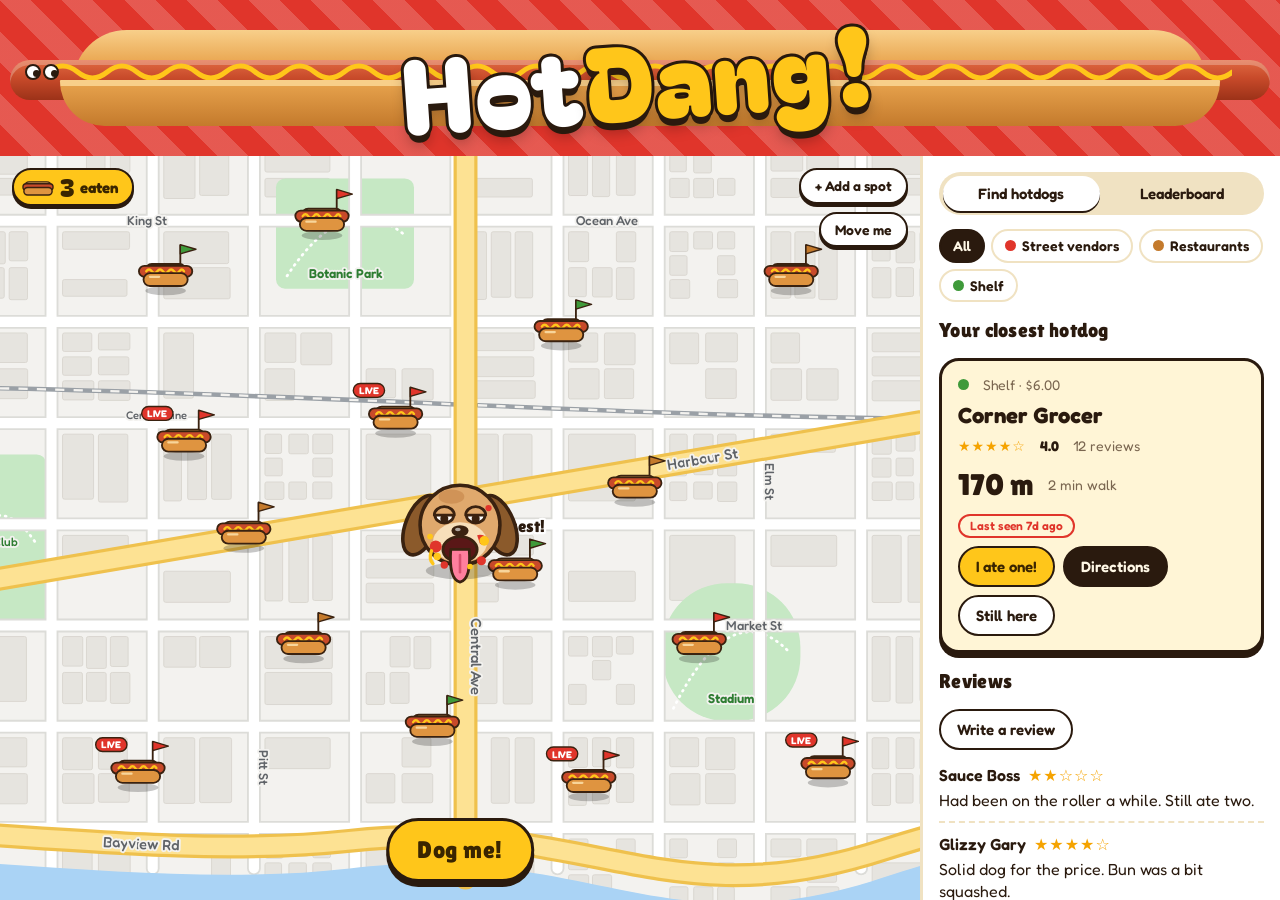
<file: prototype/index.html>
<!doctype html>
<html lang="en">
<meta charset="utf-8">
<meta name="viewport" content="width=device-width, initial-scale=1, viewport-fit=cover">
<style>body{margin:0}[hidden]{display:none!important}</style>
<title>HotDang</title>
<meta name="claude:viewport-fit-sides" content="cover">
<link rel="preconnect" href="https://fonts.googleapis.com">
<link rel="stylesheet" href="https://fonts.googleapis.com/css2?family=Bagel+Fat+One&family=Lilita+One&family=Fredoka:wght@400;500;600;700&display=swap">
<style>
/* Layout: footlong banner across the top, then map + simple panel (stacked on phones). */
:root{
  --bg:#fff8e6; --surface:#ffffff; --ink:#2a1a0e; --muted:#7a6650; --line:#f0e2c2;
  --mustard:#ffc61a; --mustard-ink:#3a2500; --ketchup:#e0352b; --relish:#3f9a3a;
  --bun:#e9a54f; --bun-dark:#c47a2c; --bun-light:#f8cf8a; --sausage:#c84a2a; --sausage-dark:#9c3218;
  --map-land:#f3f2ef; --map-building:#e6e4df; --map-building-edge:#d9d6cf; --map-park:#c6e8c4; --map-park-ink:#2e7d32; --map-water:#aad3f5; --map-water-ink:#3a73b8;
  --road-minor:#ffffff; --road-minor-edge:#dcdcd8; --road-major:#fde293; --road-major-edge:#efc14d; --road-hwy:#f8c967; --road-hwy-edge:#d99a2b;
  --map-label:#5f6368; --map-rail:#9aa0a6;
  --logo:"Bagel Fat One","Lilita One","Arial Rounded MT Bold",system-ui,sans-serif;
  --you:#2563eb; --shadow:0 6px 20px rgba(80,40,0,.18);
  --display:"Lilita One","Arial Rounded MT Bold",system-ui,sans-serif;
  --body:"Fredoka",system-ui,-apple-system,"Segoe UI",sans-serif;
}
@media (prefers-color-scheme: dark){:root:not([data-theme="light"]){
  --bg:#1a120b; --surface:#251a10; --ink:#fff1d6; --muted:#c2a984; --line:#3d2c1b;
  --mustard:#ffcc33; --mustard-ink:#2a1a00; --ketchup:#ff5a4c; --relish:#6cc45f;
  --map-land:#242f3e; --map-building:#2c3a4c; --map-building-edge:#334459; --map-park:#263c3f; --map-park-ink:#6b9a76; --map-water:#17263c; --map-water-ink:#6d8fb8;
  --road-minor:#38414e; --road-minor-edge:#212a37; --road-major:#746855; --road-major-edge:#1f2835; --road-hwy:#9a7e4e; --road-hwy-edge:#3f3221;
  --map-label:#a6b0bf; --map-rail:#586172;
  --you:#5b8cff; --shadow:0 6px 20px rgba(0,0,0,.55); color-scheme:dark}}
:root[data-theme="dark"]{
  --bg:#1a120b; --surface:#251a10; --ink:#fff1d6; --muted:#c2a984; --line:#3d2c1b;
  --mustard:#ffcc33; --mustard-ink:#2a1a00; --ketchup:#ff5a4c; --relish:#6cc45f;
  --map-land:#242f3e; --map-building:#2c3a4c; --map-building-edge:#334459; --map-park:#263c3f; --map-park-ink:#6b9a76; --map-water:#17263c; --map-water-ink:#6d8fb8;
  --road-minor:#38414e; --road-minor-edge:#212a37; --road-major:#746855; --road-major-edge:#1f2835; --road-hwy:#9a7e4e; --road-hwy-edge:#3f3221;
  --map-label:#a6b0bf; --map-rail:#586172;
  --you:#5b8cff; --shadow:0 6px 20px rgba(0,0,0,.55); color-scheme:dark}
html,body{height:100%}
body{background:var(--bg);color:var(--ink);font-family:var(--body);font-size:16px;line-height:1.4}
*{box-sizing:border-box}
button,input,select{font:inherit;color:inherit}
button{cursor:pointer}
a{color:inherit}
:focus-visible{outline:3px solid var(--you);outline-offset:2px}
.app{height:100%;display:grid;grid-template-rows:auto 1fr}

/* ---------- footlong banner ---------- */
.banner{position:relative;height:156px;overflow:hidden;
  background:repeating-linear-gradient(45deg,var(--ketchup) 0 22px,color-mix(in srgb,var(--ketchup) 82%,#fff) 22px 44px)}
.dog{position:absolute;left:max(10px,env(safe-area-inset-left,0px));right:max(10px,env(safe-area-inset-right,0px));top:30px;height:96px;
  animation:wobble 3.2s ease-in-out infinite;transform-origin:50% 60%}
.dog > *{position:absolute}
.bun-back{left:5%;right:5%;top:0;height:56px;border-radius:999px 999px 40px 40px;background:linear-gradient(var(--bun-light),var(--bun) 60%);box-shadow:inset 0 -6px 0 var(--bun-dark)}
.sausage{left:0;right:0;top:30px;height:40px;border-radius:999px;background:linear-gradient(#e06a42,var(--sausage) 45%,var(--sausage-dark));box-shadow:inset 0 5px 0 rgba(255,255,255,.25)}
.mustard{left:3%;right:3%;top:30px;height:24px;width:94%}
.bun-front{left:4%;right:4%;top:50px;height:46px;border-radius:30px 30px 999px 999px;background:linear-gradient(var(--bun),var(--bun-dark));box-shadow:inset 0 6px 0 var(--bun-light)}
.brand{left:0;right:0;top:50%;text-align:center;font-family:var(--logo);font-weight:400;font-size:clamp(54px,12vw,104px);line-height:1;color:#fff;
  -webkit-text-stroke:6px #2a1a0e;paint-order:stroke fill;letter-spacing:2px;transform:translateY(-52%) rotate(-4deg);text-shadow:0 7px 0 #2a1a0e,0 10px 14px rgba(0,0,0,.25)}
.brand .bang{color:var(--mustard)}
.eye{top:34px;width:16px;height:16px;border-radius:50%;background:#fff;border:2px solid var(--ink)}
.eye::after{content:"";position:absolute;width:7px;height:7px;border-radius:50%;background:var(--ink);left:6px;top:4px}
.eye.l{left:1.2%} .eye.l2{left:calc(1.2% + 18px)}
@keyframes wobble{0%,100%{transform:rotate(-1.2deg)}50%{transform:rotate(1.2deg) translateY(2px)}}
@media (prefers-reduced-motion:reduce){.dog{animation:none}}

main{display:grid;grid-template-columns:1fr 360px;min-height:0}
.mapwrap{position:relative;min-height:0;background:var(--map-land);overflow:hidden}
#map{width:100%;height:100%;display:block;touch-action:manipulation}
.panel{border-left:3px solid var(--line);background:var(--surface);display:flex;flex-direction:column;min-height:0}
.panel-inner{overflow:auto;padding:16px;display:flex;flex-direction:column;gap:14px;min-height:0}
@media (max-width:820px){
  main{grid-template-columns:1fr;grid-template-rows:50vh auto}
  .panel{border-left:0;border-top:3px solid var(--line)}
  .panel-inner{overflow:visible}
  .app{height:auto;min-height:100%}
  .banner{height:128px} .dog{top:16px}
}
.find{position:absolute;left:50%;transform:translateX(-50%);bottom:calc(18px + env(safe-area-inset-bottom,0px));
  background:var(--mustard);color:var(--mustard-ink);border:3px solid var(--ink);border-radius:999px;padding:12px 28px;
  font-family:var(--display);font-size:24px;letter-spacing:.5px;box-shadow:0 5px 0 var(--ink);white-space:nowrap}
.find:active{transform:translateX(-50%) translateY(3px);box-shadow:0 2px 0 var(--ink)}
.maptools{position:absolute;top:12px;right:max(12px,env(safe-area-inset-right,0px));display:flex;flex-direction:column;gap:8px;align-items:flex-end}
.tool{background:var(--surface);border:2px solid var(--ink);border-radius:999px;padding:6px 14px;font-size:14px;font-weight:600;box-shadow:0 3px 0 var(--ink)}
.tool[aria-pressed="true"]{background:var(--ink);color:var(--bg)}
.panel-inner > *{flex-shrink:0}
.counter{position:absolute;top:12px;left:max(12px,env(safe-area-inset-left,0px));background:var(--mustard);color:var(--mustard-ink);border:2px solid #2a1a0e;border-radius:999px;padding:5px 14px 5px 8px;font-weight:700;font-size:15px;box-shadow:0 3px 0 #2a1a0e;display:flex;align-items:center;gap:6px}
.counter b{font-family:var(--logo);font-weight:400;font-size:24px;line-height:1}
.counter svg{width:32px;height:19px}
@keyframes bump{0%{transform:scale(1)}40%{transform:scale(1.25) rotate(-4deg)}100%{transform:scale(1)}}
.counter.bump{animation:bump .5s ease-out}
.tabs{display:flex;gap:4px;background:var(--line);padding:4px;border-radius:999px}
.tab{flex:1;border:0;background:transparent;border-radius:999px;padding:7px 10px;font-weight:600;font-size:15px}
.tab[aria-selected="true"]{background:var(--surface);box-shadow:0 2px 0 var(--ink)}
.stars{color:#f5a300;letter-spacing:1px}
.btn.eat{background:var(--mustard);color:var(--mustard-ink)}
.reviews{display:flex;flex-direction:column;gap:10px}
.review{border-bottom:2px dashed var(--line);padding-bottom:10px}
.review:last-child{border-bottom:0}
.review .who{font-weight:600;display:flex;gap:8px;align-items:center;flex-wrap:wrap}
.review p{margin:2px 0 0}
.starpick{display:flex;gap:4px}
.starpick button{border:0;background:none;font-size:30px;line-height:1;color:var(--line);padding:0}
.starpick button.on{color:#f5a300}
textarea{border:2px solid var(--line);background:var(--bg);border-radius:10px;padding:8px 10px;width:100%;min-height:70px;font:inherit;color:inherit;resize:vertical}
.row .sub{display:block;font-size:12px;color:var(--muted);font-weight:500}
.row .d.muted{color:var(--muted);font-weight:500;font-size:13px}
.livetag{font-size:10px;font-weight:700;color:#fff;background:#e0352b;border-radius:999px;padding:1px 6px;vertical-align:2px}
.badge.live{color:var(--ketchup)}
.rank{font-family:var(--display);font-size:20px;width:28px;text-align:center}
.row.you{background:color-mix(in srgb,var(--mustard) 30%,transparent)}
.mycount{border:3px solid var(--ink);border-radius:20px;padding:14px 16px;display:flex;align-items:center;gap:14px;background:color-mix(in srgb,var(--mustard) 18%,var(--surface));box-shadow:0 5px 0 var(--ink)}
.mycount .num{font-family:var(--logo);font-size:60px;line-height:1}
.hint{position:absolute;top:64px;left:max(12px,env(safe-area-inset-left,0px));right:160px;background:var(--ink);color:var(--bg);
  font-size:14px;padding:8px 12px;border-radius:12px;max-width:300px}
.filters{display:flex;gap:6px;flex-wrap:wrap}
.chip{border:2px solid var(--line);background:transparent;border-radius:999px;padding:5px 12px;font-size:14px;font-weight:600;display:flex;align-items:center;gap:6px}
.chip[aria-pressed="true"]{background:var(--ink);color:var(--bg);border-color:var(--ink)}
.dot{width:11px;height:11px;border-radius:50%;display:inline-block;flex:none}
.t-stand{background:var(--ketchup)} .t-restaurant{background:var(--bun-dark)} .t-shelf{background:var(--relish)}
h2{font-family:var(--display);font-weight:400;font-size:20px;margin:0;letter-spacing:.3px}
.result{border:3px solid var(--ink);border-radius:20px;padding:14px 16px;display:flex;flex-direction:column;gap:8px;background:color-mix(in srgb,var(--mustard) 18%,var(--surface));box-shadow:0 5px 0 var(--ink)}
.result .name{font-size:22px;font-weight:700;text-wrap:balance;line-height:1.15}
.meta{display:flex;flex-wrap:wrap;gap:6px 14px;color:var(--muted);font-size:14px;align-items:center}
.big{font-family:var(--display);font-size:30px;color:var(--ink);font-variant-numeric:tabular-nums}
.badge{font-size:12px;font-weight:600;padding:2px 10px;border-radius:999px;border:2px solid currentColor}
.badge.ok{color:var(--relish)} .badge.warn{color:var(--ketchup)}
.actions{display:flex;gap:8px;flex-wrap:wrap}
.btn{border:2px solid var(--ink);background:var(--surface);border-radius:999px;padding:8px 16px;font-weight:600;font-size:15px;text-decoration:none;display:inline-flex;align-items:center}
.btn.primary{background:var(--ink);color:var(--bg)}
.list{display:flex;flex-direction:column;border:2px solid var(--line);border-radius:16px;overflow:hidden}
.row{display:grid;grid-template-columns:auto 1fr auto;gap:10px;align-items:center;padding:10px 14px;border:0;border-bottom:2px solid var(--line);background:transparent;text-align:left;width:100%}
.row:last-child{border-bottom:0}
.row[aria-current="true"]{background:color-mix(in srgb,var(--mustard) 25%,transparent)}
.row .n{font-weight:500;min-width:0;overflow:hidden;text-overflow:ellipsis;white-space:nowrap}
.row .d{font-weight:600;font-variant-numeric:tabular-nums}
form{display:flex;flex-direction:column;gap:10px;border:3px solid var(--ink);border-radius:20px;padding:14px}
label{font-size:14px;font-weight:600;display:flex;flex-direction:column;gap:4px}
input[type=text],input[type=number],select{border:2px solid var(--line);background:var(--bg);border-radius:10px;padding:8px 10px;width:100%}
.two{display:grid;grid-template-columns:1fr 1fr;gap:10px}
.note{font-size:13px;color:var(--muted);margin:0}
.photo{width:100%;max-height:160px;object-fit:cover;border-radius:12px}
.toast{position:fixed;left:50%;transform:translateX(-50%);bottom:calc(90px + env(safe-area-inset-bottom,0px));background:var(--ink);color:var(--bg);padding:10px 18px;border-radius:999px;font-weight:600;font-size:15px;box-shadow:var(--shadow);z-index:20;max-width:calc(100% - 32px)}
.pin{cursor:pointer}
@keyframes pulse{0%{r:46;opacity:.4}100%{r:95;opacity:0}}
.pulse{animation:pulse 1.8s ease-out infinite}
@keyframes chomp{0%,100%{transform:rotate(-4deg)}50%{transform:rotate(4deg)}}
.pup{animation:chomp 1.4s ease-in-out infinite;transform-box:fill-box;transform-origin:50% 80%}
@media (prefers-reduced-motion:reduce){.pup{animation:none}}
@media (prefers-reduced-motion:reduce){.pulse{animation:none;opacity:.25}}
</style>

<div class="app">
  <header class="banner">
    <div class="dog" aria-hidden="true">
      <div class="bun-back"></div>
      <div class="sausage"></div>
      <svg class="mustard" viewBox="0 0 400 24" preserveAspectRatio="none"><path d="M0 12 Q5 0 10 12 T20 12 T30 12 T40 12 T50 12 T60 12 T70 12 T80 12 T90 12 T100 12 T110 12 T120 12 T130 12 T140 12 T150 12 T160 12 T170 12 T180 12 T190 12 T200 12 T210 12 T220 12 T230 12 T240 12 T250 12 T260 12 T270 12 T280 12 T290 12 T300 12 T310 12 T320 12 T330 12 T340 12 T350 12 T360 12 T370 12 T380 12 T390 12 T400 12" stroke="var(--mustard)" stroke-width="5" fill="none" stroke-linecap="round" vector-effect="non-scaling-stroke"/></svg>
      <div class="bun-front"></div>
      <div class="eye l"></div><div class="eye l2"></div>
    </div>
    <h1 class="brand" style="position:absolute;margin:0">Hot<span class="bang">Dang!</span></h1>
  </header>
  <main>
    <div class="mapwrap">
      <svg id="map" viewBox="0 0 1000 1000" preserveAspectRatio="xMidYMid slice" role="img" aria-label="Map of hotdog spots near you"></svg>
      <button class="counter" id="counter" aria-label="Hotdogs you've eaten. Open leaderboard">
        <svg viewBox="0 0 34 20" aria-hidden="true"><rect x="3" y="4" width="28" height="9" rx="4.5" fill="#f3b960" stroke="#3a2210" stroke-width="1.5"/><rect x="1" y="6" width="32" height="7" rx="3.5" fill="#c84a2a" stroke="#3a2210" stroke-width="1.5"/><rect x="2" y="10" width="30" height="8" rx="4" fill="#df9440" stroke="#3a2210" stroke-width="1.5"/></svg>
        <b id="count">0</b><span>eaten</span>
      </button>
      <div class="maptools">
        <button class="tool" id="addBtn" aria-pressed="false">+ Add a spot</button>
        <button class="tool" id="moveBtn" aria-pressed="false">Move me</button>
      </div>
      <div class="hint" id="hint" hidden></div>
      <button class="find" id="find">Dog me!</button>
    </div>
    <aside class="panel">
      <div class="panel-inner" id="panel"></div>
    </aside>
  </main>
</div>
<div class="toast" id="toast" hidden></div>

<script>
const M_PER_UNIT = 2;   // 1 map unit = 2 m
const WALK = 80;        // metres per minute
// Example map is anchored on central Sydney so Directions opens a real place in Google Maps.
const ORIGIN = {lat:-33.8688, lng:151.2093};
const toLatLng = (x,y) => ({lat:ORIGIN.lat + (500-y)*M_PER_UNIT/111000, lng:ORIGIN.lng + (x-500)*M_PER_UNIT/92200});
const TYPES = {stand:"Street vendor", restaurant:"Restaurant", shelf:"Shelf"};
const DAY = 864e5, now = Date.now();
const MIN = 6e4;
const SEED = [
  {id:1,name:"Frankie's Dog Cart",type:"stand",x:430,y:395,price:6.5,verified:now-2*3600e3,r:4.6,n:212,live:true,moved:now-6*MIN},
  {id:2,name:"7-Eleven Harbour St",type:"shelf",x:610,y:300,price:3.5,verified:now-1*DAY,r:3.4,n:58},
  {id:3,name:"Big Bun Diner",type:"restaurant",x:265,y:520,price:14,verified:now-3*DAY,r:4.4,n:389},
  {id:4,name:"Stadium Gate Hotdogs",type:"stand",x:760,y:640,price:8,verified:now-6*3600e3,r:4.1,n:144},
  {id:5,name:"Corner Servo",type:"shelf",x:180,y:240,price:4.2,verified:now-9*DAY,r:2.9,n:21},
  {id:6,name:"Weiner Works",type:"restaurant",x:690,y:470,price:12.5,verified:now-12*3600e3,r:4.7,n:501},
  {id:7,name:"7-Eleven Central Station",type:"shelf",x:470,y:730,price:3.5,verified:now-4*DAY,r:3.2,n:77},
  {id:8,name:"Park Kiosk",type:"stand",x:350,y:180,price:5,verified:now-20*DAY,r:3.8,n:40},
  {id:9,name:"Costco Food Court",type:"restaurant",x:860,y:240,price:2.5,verified:now-2*DAY,r:4.5,n:1203},
  {id:10,name:"Night Market Dogs",type:"stand",x:150,y:780,price:9,verified:now-5*3600e3,r:4.8,n:96,live:true,moved:now-14*MIN},
  {id:11,name:"Corner Grocer",type:"shelf",x:560,y:560,price:6,verified:now-7*DAY,r:4.0,n:12},
  {id:12,name:"The Mustard Room",type:"restaurant",x:330,y:640,price:11,verified:now-1*DAY,r:4.3,n:276},
  {id:13,name:"Dirty Dog Truck",type:"stand",x:640,y:790,price:10,verified:now,r:4.6,n:188,live:true,moved:now-3*MIN},
  {id:14,name:"Sizzle Bros Cart",type:"stand",x:200,y:420,price:7,verified:now,r:4.2,n:63,live:true,moved:now-25*MIN},
  {id:15,name:"Beach Dog Bike",type:"stand",x:900,y:775,price:6,verified:now,r:4.4,n:35,live:true,moved:now-9*MIN},
].map(s=>({reviews:[],...s}));
const EATEN_SEED = [{id:3,t:now-2*DAY},{id:1,t:now-1*DAY},{id:9,t:now-5*3600e3}];
let state = {spots:SEED, me:{x:500,y:500}, eaten:EATEN_SEED, filter:"all", selected:null, mode:"browse", draft:null, tab:"spots", reviewing:false, pick:0};
try{ const s = JSON.parse(localStorage.getItem("hotdang-v4")||"null"); if(s && s.spots) state = {...state, spots:s.spots, me:s.me||state.me, eaten:s.eaten||[]}; }catch(e){}
function save(){ try{ localStorage.setItem("hotdang-v4", JSON.stringify({spots:state.spots, me:state.me, eaten:state.eaten})); }catch(e){} }

const $ = s => document.querySelector(s);
const svg = $("#map"), panel = $("#panel");
const NS = "http://www.w3.org/2000/svg";
const el = (t,a={},p) => { const n=document.createElementNS(NS,t); for(const k in a) n.setAttribute(k,a[k]); if(p) p.appendChild(n); return n; };
const esc = s => String(s).replace(/[&<>"']/g,c=>({"&":"&amp;","<":"&lt;",">":"&gt;",'"':"&quot;","'":"&#39;"}[c]));
const dist = s => Math.hypot(s.x-state.me.x, s.y-state.me.y)*M_PER_UNIT;
const fmtDist = m => m<1000 ? Math.round(m/10)*10+" m" : (m/1000).toFixed(1)+" km";
const mins = m => Math.max(1,Math.round(m/WALK));
function ago(t){ const h=(Date.now()-t)/3600e3; if(h<1) return "just now"; if(h<24) return Math.round(h)+"h ago"; return Math.round(h/24)+"d ago"; }
const fresh = t => (Date.now()-t)/DAY<=7 ? "ok" : "warn";
const visible = () => state.spots.filter(s=>state.filter==="all"||s.type===state.filter).sort((a,b)=>dist(a)-dist(b));
const color = t => `var(--${t==="stand"?"ketchup":t==="restaurant"?"bun-dark":"relish"})`;
function mapsUrl(s){
  const o = toLatLng(state.me.x,state.me.y), d = toLatLng(s.x,s.y);
  return `https://www.google.com/maps/dir/?api=1&origin=${o.lat.toFixed(6)},${o.lng.toFixed(6)}&destination=${d.lat.toFixed(6)},${d.lng.toFixed(6)}&travelmode=walking`;
}

/* ---------- mock street map (Google Maps style) ---------- */
let seed = 11; const rnd = () => (seed = (seed*16807) % 2147483647) / 2147483647;
const base = el("g",{},svg);
const defs = el("defs",{},svg);
el("rect",{x:-600,y:-600,width:2200,height:2200,fill:"var(--map-land)"},base);
const parks = [[300,120,150,120],[720,560,150,150],[-90,420,140,190]];
const inPark = (x,y) => parks.some(([px,py,w,h]) => x>px-12 && x<px+w+12 && y>py-12 && y<py+h+12);
// building footprints inside each block
const bld = el("g",{fill:"var(--map-building)",stroke:"var(--map-building-edge)","stroke-width":1},base);
for(let bx=-500; bx<1500; bx+=110) for(let by=-500; by<840; by+=110){
  const x0=bx+16, y0=by+16, S=78;
  if(inPark(x0+S/2,y0+S/2)) continue;
  const cols=1+Math.floor(rnd()*3), rows=1+Math.floor(rnd()*3), cw=S/cols, ch=S/rows;
  for(let c=0;c<cols;c++) for(let r=0;r<rows;r++) if(rnd()<.85)
    el("rect",{x:x0+c*cw+2,y:y0+r*ch+2,width:cw-4-rnd()*4,height:ch-4-rnd()*4,rx:2},bld);
}
parks.forEach(([x,y,w,h],i) => { el("rect",{x,y,width:w,height:h,rx:i===1?70:10,fill:"var(--map-park)"},base);
  el("path",{d:`M${x+12} ${y+h-14} Q${x+w/2} ${y+10} ${x+w-12} ${y+h/2}`,stroke:"var(--road-minor)","stroke-width":3,fill:"none","stroke-dasharray":"1 6","stroke-linecap":"round"},base); });
// roads: casings first, then fills, so junctions merge cleanly
const W = {minor:[15,11], major:[26,19], hwy:[32,24]};
const casing = {minor:el("g",{},base)}, fill = {minor:el("g",{},base)};
function road(d,k){ el("path",{d,fill:"none",stroke:`var(--road-${k}-edge)`,"stroke-width":W[k][0],"stroke-linecap":"round","stroke-linejoin":"round"},casing[k]);
  el("path",{d,fill:"none",stroke:`var(--road-${k})`,"stroke-width":W[k][1],"stroke-linecap":"round","stroke-linejoin":"round"},fill[k]); }
for(let x=-500; x<1500; x+=110) road(`M${x+6} -600 V 870`,"minor");
for(let y=-500; y<840; y+=110) road(`M-600 ${y+6} H 1600`,"minor");
el("path",{d:"M-600 860 C -200 820, 120 900, 380 870 S 720 960, 960 880 S 1300 840, 1600 900 L1600 1600 L-600 1600 Z",fill:"var(--map-water)"},base);
// railway
const rail = "M-600 352 C 300 322, 700 412, 1600 372";
el("path",{d:rail,stroke:"var(--map-rail)","stroke-width":5,fill:"none"},base);
el("path",{d:rail,stroke:"var(--map-land)","stroke-width":2.5,fill:"none","stroke-dasharray":"10 10"},base);
["major","hwy"].forEach(k => { casing[k]=el("g",{},base); fill[k]=el("g",{},base); });
const P = {
  harbour:"M-600 657 L1600 283",
  central:"M506 -600 V 880",
  bayview:"M-600 828 C -200 790, 120 868, 380 840 S 720 928, 960 850 S 1300 812, 1600 870",
  motorway:"M-600 58 C 200 98, 600 -42, 1600 38",
};
road(P.central,"major"); road(P.harbour,"major"); road(P.bayview,"major");
// motorway sits above the others
casing.hwy.parentNode.appendChild(casing.hwy); casing.hwy.parentNode.appendChild(fill.hwy);
road(P.motorway,"hwy");
// labels
const lab = el("g",{"font-family":"Fredoka, system-ui, sans-serif","font-weight":500,"paint-order":"stroke",stroke:"var(--map-land)","stroke-width":4,"stroke-linejoin":"round"},base);
function along(id,text,offset,size=16,fillc="var(--map-label)"){
  el("path",{id:"p-"+id,d:P[id]},defs);
  const t=el("text",{"font-size":size,fill:fillc,dy:5},lab), tp=el("textPath",{href:"#p-"+id,startOffset:offset,"text-anchor":"middle"},t); tp.textContent=text; }
function at(x,y,text,{rot=0,size=14,fillc="var(--map-label)",style="normal",weight=500}={}){
  const t=el("text",{x,y,"font-size":size,fill:fillc,"text-anchor":"middle","font-style":style,"font-weight":weight,transform:rot?`rotate(${rot} ${x} ${y})`:""},lab); t.textContent=text; }
along("harbour","Harbour St","62%"); along("bayview","Bayview Rd","34%"); along("motorway","M1 Motorway","48%",17);
at(512,640,"Central Ave",{rot:90,size:16});
at(160,171,"King St"); at(820,611,"Market St"); at(831,450,"Elm St",{rot:90}); at(281,760,"Pitt St",{rot:90}); at(660,171,"Ocean Ave");
at(375,228,"Botanic Park",{fillc:"var(--map-park-ink)",weight:600}); at(795,690,"Stadium",{fillc:"var(--map-park-ink)",weight:600});
at(-20,520,"Bowling Club",{fillc:"var(--map-park-ink)",size:13});
at(640,960,"Harbour",{fillc:"var(--map-water-ink)",style:"italic",size:20}); at(170,382,"Central Line",{fillc:"var(--map-label)",size:12});
const layer = el("g",{},svg);

/* mini hotdog pin, anchored at its base */
const OUT = "#3a2210";
function hotdogPin(g, flag){
  el("ellipse",{cx:0,cy:2,rx:22,ry:5,fill:"rgba(0,0,0,.22)"},g);
  el("line",{x1:16,y1:-22,x2:16,y2:-48,stroke:OUT,"stroke-width":2},g);
  el("path",{d:"M16 -48 L33 -43 L16 -38 Z",fill:flag,stroke:OUT,"stroke-width":1.5,"stroke-linejoin":"round"},g);
  el("rect",{x:-22,y:-27,width:44,height:14,rx:7,fill:"#f3b960",stroke:OUT,"stroke-width":2},g);
  el("rect",{x:-29,y:-25,width:58,height:12,rx:6,fill:"#c84a2a",stroke:OUT,"stroke-width":2},g);
  el("path",{d:"M-21 -19 q3 -4 6 0 t6 0 t6 0 t6 0 t6 0 t6 0 t5 0",stroke:"#ffc61a","stroke-width":2.6,fill:"none","stroke-linecap":"round"},g);
  el("rect",{x:-24,y:-17,width:48,height:14,rx:7,fill:"#df9440",stroke:OUT,"stroke-width":2},g);
  el("path",{d:"M-17 -13 h10",stroke:"#f8d59a","stroke-width":2.5,"stroke-linecap":"round"},g);
}
/* stuffed cartoon dog: you are here */
function pupHead(x,y){
  el("circle",{cx:x,cy:y,r:32,fill:"var(--you)",class:"pulse"},layer);
  const wrap = el("g",{transform:`translate(${x} ${y}) scale(1.55)`},layer);
  const g = el("g",{class:"pup"},wrap);
  const FUR="#e0a96d", EAR="#8b5a2b", MUZ="#f7dfba";
  el("ellipse",{cx:0,cy:30,rx:24,ry:6,fill:"rgba(0,0,0,.22)"},g);
  el("ellipse",{cx:-27,cy:-2,rx:11,ry:22,fill:EAR,stroke:OUT,"stroke-width":2.5,transform:"rotate(22 -27 -2)"},g);
  el("ellipse",{cx:27,cy:-2,rx:11,ry:22,fill:EAR,stroke:OUT,"stroke-width":2.5,transform:"rotate(-22 27 -2)"},g);
  el("circle",{cx:0,cy:-2,r:28,fill:FUR,stroke:OUT,"stroke-width":2.5},g);
  el("ellipse",{cx:-6,cy:-22,rx:9,ry:5,fill:"#c98a4f",opacity:.7},g);
  el("ellipse",{cx:0,cy:10,rx:19,ry:14,fill:MUZ},g);
  // half-closed, stuffed eyes
  [-11,11].forEach(ex => {
    el("ellipse",{cx:ex,cy:-9,rx:6.5,ry:5.5,fill:"#fff",stroke:OUT,"stroke-width":2},g);
    el("circle",{cx:ex,cy:-6.5,r:2.8,fill:OUT},g);
    el("path",{d:`M${ex-7} -9 A7 6 0 0 1 ${ex+7} -9 Z`,fill:FUR,stroke:OUT,"stroke-width":2,"stroke-linejoin":"round"},g);
  });
  el("ellipse",{cx:0,cy:2,rx:6,ry:4,fill:OUT},g);
  el("ellipse",{cx:-1.5,cy:1,rx:2,ry:1.2,fill:"#fff",opacity:.6},g);
  // wide open mouth with tongue flopping out
  el("ellipse",{cx:0,cy:15,rx:12,ry:9,fill:"#5a1717",stroke:OUT,"stroke-width":2},g);
  el("path",{d:"M-6.5 15 Q-8 36 0 38 Q8 36 6.5 15 Z",fill:"#ff7f9e",stroke:OUT,"stroke-width":2,"stroke-linejoin":"round"},g);
  el("path",{d:"M0 19 V31",stroke:"#d9506f","stroke-width":1.8,"stroke-linecap":"round"},g);
  // ketchup and mustard smeared around the face
  [[-17,13,4.2],[15,23,3.2],[-11,26,2.6],[20,-14,2.2]].forEach(([cx,cy,r])=>el("circle",{cx,cy,r,fill:"#e0352b"},g));
  el("path",{d:"M12 5 q5 -1 8 3 q-2 5 -6 3 Z",fill:"#e0352b"},g);
  [[17,9,3.4],[-16,20,2.6],[-21,6,2],[7,27,2]].forEach(([cx,cy,r])=>el("circle",{cx,cy,r,fill:"#ffc61a"},g));
  el("path",{d:"M-20 16 q-2 6 1 9",stroke:"#ffc61a","stroke-width":2.4,fill:"none","stroke-linecap":"round"},g);
}

function drawMap(){
  layer.replaceChildren();
  const near = visible()[0];
  if(state.selected){ const s=state.spots.find(z=>z.id===state.selected); if(s) el("line",{x1:state.me.x,y1:state.me.y,x2:s.x,y2:s.y,stroke:"var(--you)","stroke-width":4,"stroke-dasharray":"2 10","stroke-linecap":"round"},layer); }
  visible().slice().reverse().forEach(s=>{
    const sel = s.id===state.selected;
    const g = el("g",{class:"pin",transform:`translate(${s.x} ${s.y}) scale(${sel?1.4:1})`,tabindex:0,role:"button","aria-label":`${s.name}, ${fmtDist(dist(s))}`},layer);
    hotdogPin(g, color(s.type));
    if(s.live){ el("rect",{x:-46,y:-52,width:34,height:15,rx:7.5,fill:"#e0352b",stroke:OUT,"stroke-width":1.5},g);
      const lt=el("text",{x:-29,y:-40.5,"text-anchor":"middle","font-size":10.5,"font-weight":700,"font-family":"Fredoka, sans-serif",fill:"#fff"},g); lt.textContent="LIVE"; }
    if(s.id===near?.id){ const b=el("text",{x:0,y:-56,"text-anchor":"middle","font-size":18,"font-family":"Lilita One, sans-serif",fill:"var(--ink)",stroke:"var(--surface)","stroke-width":5,"paint-order":"stroke"},g); b.textContent="Closest!"; }
    const pick=()=>{ state.selected=s.id; state.mode="browse"; state.tab="spots"; state.reviewing=false; render(); };
    g.addEventListener("click",e=>{e.stopPropagation(); if(state.mode==="browse") pick();});
    g.addEventListener("keydown",e=>{ if(e.key==="Enter"||e.key===" "){e.preventDefault();pick();} });
  });
  if(state.draft){ const g=el("g",{transform:`translate(${state.draft.x} ${state.draft.y})`},layer);
    el("path",{d:"M0 0 C -14 -18 -20 -26 -20 -36 A 20 20 0 1 1 20 -36 C 20 -26 14 -18 0 0 Z",fill:"var(--mustard)",stroke:"var(--ink)","stroke-width":3,"stroke-dasharray":"5 4"},g); }
  pupHead(state.me.x, state.me.y);
}
svg.addEventListener("click",e=>{
  if(state.mode==="browse") return;
  const p = svg.createSVGPoint(); p.x=e.clientX; p.y=e.clientY;
  const q = p.matrixTransform(svg.getScreenCTM().inverse());
  const pt = {x:Math.round(q.x), y:Math.round(q.y)};
  if(state.mode==="move"){ state.me=pt; state.mode="browse"; save(); toast("Got it, that's you"); }
  else state.draft=pt;
  render();
});

/* ---------- panel ---------- */
const REVIEW_POOL = [
  ["Mustard Mel",5,"Snap on the sausage was perfect. Onions were caramelised, not raw."],
  ["Glizzy Gary",4,"Solid dog for the price. Bun was a bit squashed."],
  ["Frank F.",5,"Best one I've had this side of the harbour."],
  ["Relish Rach",3,"Good, but they ran out of relish at 9pm."],
  ["Bun Voyage",4,"Quick, cheap and hot. Exactly what I needed after the game."],
  ["Sauce Boss",2,"Had been on the roller a while. Still ate two."],
];
const sampleReviews = id => [REVIEW_POOL[id%6], REVIEW_POOL[(id+2)%6]].map(([who,stars,text])=>({who,stars,text}));
const LEADERS = [["Glizzy Gary",412],["Mustard Mel",388],["Frank F.",301],["Bun Voyage",256],["Relish Rach",199],["Sauce Boss",143],["Chilli Dog Chen",97],["Snap Happy",61]];
const starStr = v => { const f=Math.round(v); return "★★★★★".slice(0,f)+"☆☆☆☆☆".slice(0,5-f); };
function ratingOf(s){ const ur=s.reviews||[], n=(s.n||0)+ur.length; const sum=(s.r||0)*(s.n||0)+ur.reduce((a,r)=>a+r.stars,0); return {avg:n?sum/n:0,n}; }
const eatenAt = id => state.eaten.filter(e=>e.id===id).length;

function spotCard(s, heading){
  const m=dist(s), f=fresh(s.verified), r=ratingOf(s), mine=eatenAt(s.id);
  const all=[...(s.reviews||[]).slice().reverse(), ...(s.n?sampleReviews(s.id):[])];
  return `<h2>${heading}</h2>
  <div class="result">
    <div class="meta"><span class="dot t-${s.type}"></span>${TYPES[s.type]}${s.price?` · $${Number(s.price).toFixed(2)}`:""}</div>
    <div class="name">${esc(s.name)}</div>
    <div class="meta"><span class="stars" aria-label="${r.avg.toFixed(1)} out of 5">${starStr(r.avg)}</span><b style="color:var(--ink)">${r.n?r.avg.toFixed(1):"New"}</b><span>${r.n} review${r.n===1?"":"s"}</span></div>
    <div class="meta"><span class="big">${fmtDist(m)}</span><span>${mins(m)} min walk</span></div>
    <div class="meta">${s.live?`<span class="badge live">Live location · moved ${ago(s.moved)}</span>`:`<span class="badge ${f}">${f==="ok"?"Seen":"Last seen"} ${ago(s.verified)}</span>`}${mine?`<span>You've had ${mine} here</span>`:""}</div>
    ${s.photo?`<img class="photo" src="${s.photo}" alt="Photo of ${esc(s.name)}">`:""}
    <div class="actions">
      <button class="btn eat" data-act="eat">I ate one!</button>
      <a class="btn primary" href="${mapsUrl(s)}" target="_blank" rel="noopener">Directions</a>
      ${s.live?"":`<button class="btn" data-act="yes">Still here</button>`}
    </div>
  </div>
  <h2>Reviews</h2>
  ${state.reviewing?reviewForm():`<div><button class="btn" data-act="review">Write a review</button></div>`}
  <div class="reviews">${all.length?all.map(rv=>`<div class="review"><div class="who">${esc(rv.who)} <span class="stars">${starStr(rv.stars)}</span></div><p>${esc(rv.text)}</p></div>`).join(""):`<p class="note">No reviews yet. Be the first.</p>`}</div>`;
}
function reviewForm(){ return `<form id="reviewForm">
  <div class="starpick" role="group" aria-label="Your rating">${[1,2,3,4,5].map(i=>`<button type="button" data-star="${i}" class="${i<=state.pick?"on":""}" aria-label="${i} star${i>1?"s":""}">★</button>`).join("")}</div>
  <label for="r-text">Your review<textarea id="r-text" placeholder="How was the snap? The bun? The sauce?"></textarea></label>
  <div class="actions"><button class="btn primary" type="submit" ${state.pick?"":"disabled"}>Post review</button><button class="btn" type="button" data-act="cancelreview">Cancel</button></div>
</form>`; }
function boardView(){
  const me=state.eaten.length;
  const rows=[...LEADERS.map(([n,c])=>({n,c})),{n:"You",c:me,you:true}].sort((a,b)=>b.c-a.c);
  const rank=rows.findIndex(r=>r.you)+1;
  const recent=state.eaten.slice(-5).reverse().map(e=>{ const s=state.spots.find(z=>z.id===e.id);
    return `<div class="row"><span class="dot t-${s?s.type:"stand"}"></span><span class="n">${esc(s?s.name:"Somewhere")}</span><span class="d muted">${ago(e.t)}</span></div>`; }).join("");
  return `<div class="mycount"><div class="num">${me}</div><div><b>hotdogs eaten</b><div class="note">You're #${rank} on the leaderboard${rank>1?`. ${rows[rank-2].c-me+1} more to pass ${esc(rows[rank-2].n)}!`:"!"}</div></div></div>
  <h2>Leaderboard · all time</h2>
  <div class="list board">${rows.map((r,i)=>`<div class="row ${r.you?"you":""}"><span class="rank">${i+1}</span><span class="n">${esc(r.n)}</span><span class="d">${r.c}</span></div>`).join("")}</div>
  ${recent?`<h2>Your recent dogs</h2><div class="list">${recent}</div>`:`<p class="note">Tap "I ate one!" on any spot to start counting.</p>`}
  <p class="note">Other eaters are examples.</p>`;
}
function render(){
  drawMap();
  $("#count").textContent = state.eaten.length;
  $("#addBtn").setAttribute("aria-pressed", state.mode==="add");
  $("#moveBtn").setAttribute("aria-pressed", state.mode==="move");
  const hint=$("#hint");
  hint.hidden = state.mode==="browse";
  hint.textContent = state.mode==="move" ? "Tap the map to set where you are." : state.draft ? "Now fill in the details." : "Tap the map where the hotdog is.";
  const tabs = `<div class="tabs" role="tablist"><button class="tab" role="tab" data-tab="spots" aria-selected="${state.tab==="spots"}">Find hotdogs</button><button class="tab" role="tab" data-tab="board" aria-selected="${state.tab==="board"}">Leaderboard</button></div>`;
  if(state.tab==="board" && state.mode==="browse"){ panel.innerHTML = tabs + boardView(); return; }
  const list = visible();
  const f = [["all","All"],["stand","Street vendors"],["restaurant","Restaurants"],["shelf","Shelf"]]
    .map(([k,l])=>`<button class="chip" data-filter="${k}" aria-pressed="${state.filter===k}">${k!=="all"?`<span class="dot t-${k}"></span>`:""}${l}</button>`).join("");
  let top;
  if(state.mode==="add"){
    top = `<h2>Add a hotdog spot</h2>
    <form id="addForm">
      ${state.draft?"":`<p class="note">First tap the map to drop a pin.</p>`}
      <label for="f-name">Place name<input type="text" id="f-name" required placeholder="e.g. Sam's Sausage Sizzle"></label>
      <div class="two">
        <label for="f-type">Kind<select id="f-type"><option value="stand">Street vendor</option><option value="restaurant">Restaurant</option><option value="shelf">Shelf</option></select></label>
        <label for="f-price">Price ($)<input type="number" id="f-price" min="0" step="0.1" placeholder="5.00"></label>
      </div>
      <label for="f-photo">Photo<input type="file" id="f-photo" accept="image/*"></label>
      <div class="actions"><button class="btn primary" type="submit" ${state.draft?"":"disabled"}>Add spot</button><button class="btn" type="button" data-act="cancel">Cancel</button></div>
    </form>`;
  } else {
    const s = state.spots.find(z=>z.id===state.selected) || list[0];
    top = s ? spotCard(s, s.id===list[0]?.id ? "Your closest hotdog" : "Selected spot")
            : `<h2>No spots yet</h2><p class="note">Be the first to add one.</p>`;
  }
  const rows = list.map(s=>{ const r=ratingOf(s); return `<button class="row" data-id="${s.id}" aria-current="${s.id===state.selected}">
    <span class="dot t-${s.type}"></span><span class="n">${esc(s.name)}${s.live?` <span class="livetag">LIVE</span>`:""}<span class="sub">★ ${r.n?r.avg.toFixed(1):"New"}</span></span><span class="d">${fmtDist(dist(s))}</span></button>`; }).join("");
  panel.innerHTML = `${tabs}<div class="filters" role="group" aria-label="Filter spots">${f}</div>${top}
    <h2>Nearby</h2><div class="list">${rows}</div>
    <p class="note">Prototype with example spots, reviews and eaters.</p>`;
}
panel.addEventListener("click",e=>{
  const b = e.target.closest("button"); if(!b) return;
  if(b.dataset.tab){ state.tab=b.dataset.tab; state.reviewing=false; render(); return; }
  if(b.dataset.star){ state.pick=+b.dataset.star; panel.querySelectorAll("[data-star]").forEach(x=>x.classList.toggle("on",+x.dataset.star<=state.pick)); panel.querySelector("#reviewForm [type=submit]").disabled=false; return; }
  if(b.dataset.filter){ state.filter=b.dataset.filter; state.selected=null; state.reviewing=false; render(); return; }
  if(b.dataset.id){ state.selected=+b.dataset.id; state.reviewing=false; render(); return; }
  const s = state.spots.find(z=>z.id===state.selected) || visible()[0];
  switch(b.dataset.act){
    case "yes": s.verified=Date.now(); save(); toast("Thanks for checking!"); render(); break;
    case "cancel": state.mode="browse"; state.draft=null; render(); break;
    case "eat": state.selected=s.id; state.eaten.push({id:s.id,t:Date.now()}); save(); toast(`Hot dang! That's hotdog #${state.eaten.length}`);
      render(); { const c=$("#counter"); c.classList.remove("bump"); void c.offsetWidth; c.classList.add("bump"); } break;
    case "review": state.selected=s.id; state.reviewing=true; state.pick=0; render(); $("#r-text")?.focus(); break;
    case "cancelreview": state.reviewing=false; render(); break;
  }
});
panel.addEventListener("submit",async e=>{
  e.preventDefault();
  if(e.target.id==="reviewForm"){
    const s = state.spots.find(z=>z.id===state.selected) || visible()[0];
    if(!state.pick) return;
    s.reviews = s.reviews||[]; s.reviews.push({who:"You", stars:state.pick, text:$("#r-text").value.trim()||"No words, just vibes."});
    state.reviewing=false; save(); toast("Review posted"); render(); return;
  }
  if(!state.draft) return;
  const file = $("#f-photo").files[0];
  const photo = file ? await shrink(file) : null;
  const s = {id:Date.now(), name:$("#f-name").value.trim()||"Unnamed spot", type:$("#f-type").value,
    x:state.draft.x, y:state.draft.y, price:parseFloat($("#f-price").value)||null, verified:Date.now(), photo, r:0, n:0, reviews:[]};
  state.spots.push(s); state.selected=s.id; state.mode="browse"; state.draft=null; save(); toast("Spot added!"); render();
});
function shrink(file){ return new Promise(res=>{ const r=new FileReader(); r.onload=()=>{ const img=new Image(); img.onload=()=>{ const c=document.createElement("canvas"); const k=Math.min(1,480/img.width); c.width=img.width*k; c.height=img.height*k; c.getContext("2d").drawImage(img,0,0,c.width,c.height); res(c.toDataURL("image/jpeg",.7)); }; img.onerror=()=>res(null); img.src=r.result; }; r.onerror=()=>res(null); r.readAsDataURL(file); }); }

$("#counter").addEventListener("click",()=>{ state.tab="board"; state.mode="browse"; state.draft=null; render(); });
$("#find").addEventListener("click",()=>{ state.mode="browse"; state.draft=null; state.tab="spots"; state.reviewing=false; const n=visible()[0]; if(n){ state.selected=n.id; toast(`${n.name}, ${fmtDist(dist(n))} away`);} render(); });
$("#addBtn").addEventListener("click",()=>{ state.mode = state.mode==="add"?"browse":"add"; state.draft=null; render(); });
$("#moveBtn").addEventListener("click",()=>{ state.mode = state.mode==="move"?"browse":"move"; state.draft=null; render(); });
let tt; function toast(m){ const t=$("#toast"); t.textContent=m; t.hidden=false; clearTimeout(tt); tt=setTimeout(()=>t.hidden=true,2200); }
render();
</script>
</file>
